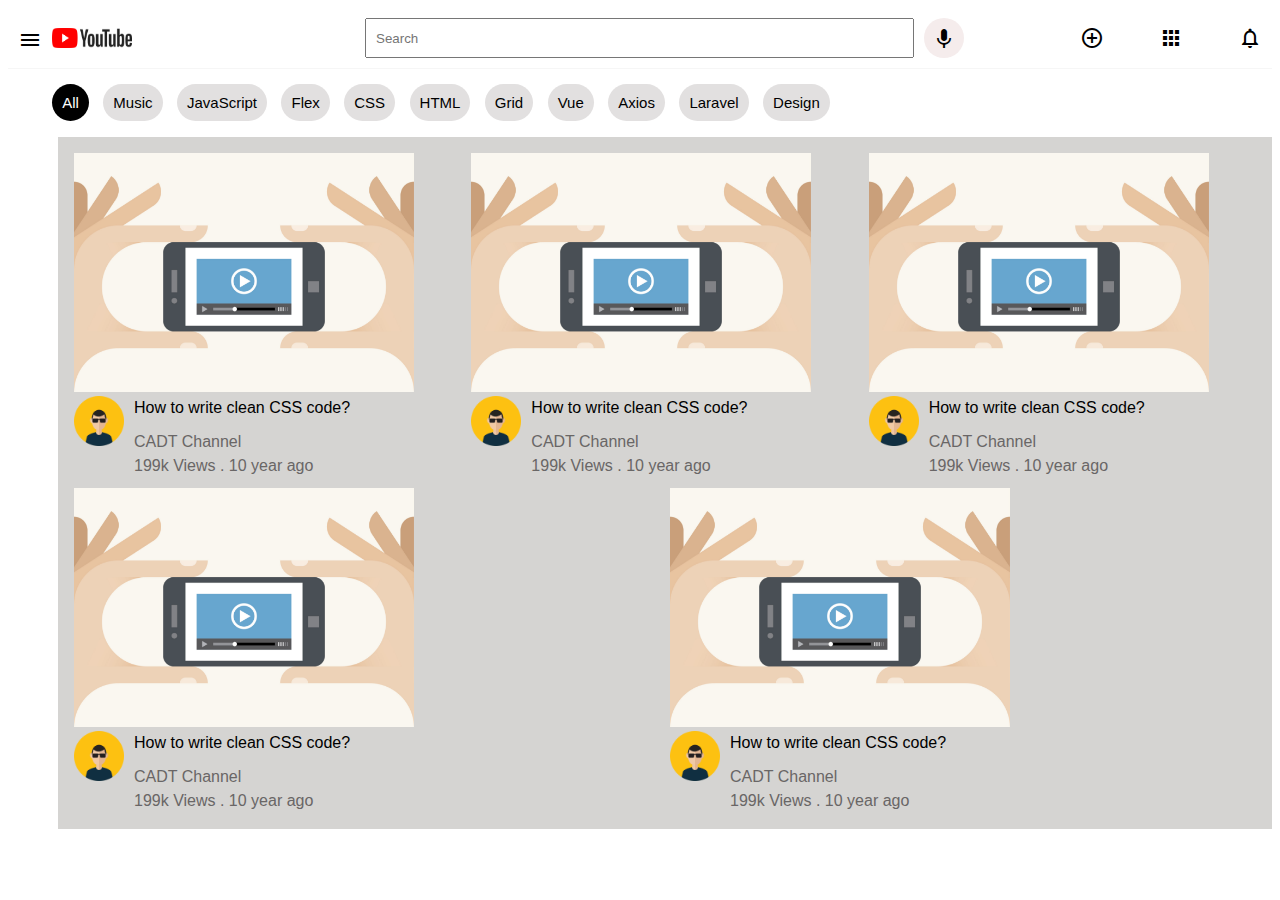
<file: Web Week 4/EX 2/index.html>
<!DOCTYPE html>
<html lang="en">
<head>
    <meta charset="UTF-8">
    <meta http-equiv="X-UA-Compatible" content="IE=edge">
    <meta name="viewport" content="width=device-width, initial-scale=1.0">
    <title>YouTube</title>
    <link rel="stylesheet" href="https://fonts.googleapis.com/icon?family=Material+Icons">
    <link rel="stylesheet" href="css/main.css">
</head>
<body>
    <nav>
        <div class="nav-left">
            <i class="material-icons">menu</i>
            <img src="assets/logo.jpg" alt="logo" width="80">
        </div>
        <div class="nav-center">
            <input type="text" placeholder="Search">
            <i class="material-icons">keyboard_voice</i>
        </div>
        <div class="nav-right">
            <i class="material-icons">control_point</i>
            <i class="material-icons">apps</i>
            <i class="material-icons">notifications_none</i>
        </div>
    </nav>
    <header>
        <span class="active">All</span>
        <span>Music</span>
        <span>JavaScript</span>
        <span>Flex</span>
        <span>CSS</span>
        <span>HTML</span>
        <span>Grid</span>
        <span>Vue</span>
        <span>Axios</span>
        <span>Laravel</span>
        <span>Design</span>
    </header>
    <section class="video-container">
        <div class="video">
            <div class="video-thumbnail">
                <img src="assets/video-icon.png" alt="" width="300">
            </div>
            <div class="video-text">
                <div class="avatar">
                    <img src="assets/avatar.jpg" alt="" width="50">
                </div>
                <div class="text">
                    <strong>How to write clean CSS code?</strong>
                    <p>CADT Channel</p>
                    <span>199k Views . 10 year ago</span>
                </div>
            </div>
        </div>

        <div class="video">
            <div class="video-thumbnail">
                <img src="assets/video-icon.png" alt="" width="300">
            </div>
            <div class="video-text">
                <div class="avatar">
                    <img src="assets/avatar.jpg" alt="" width="50">
                </div>
                <div class="text">
                    <strong>How to write clean CSS code?</strong>
                    <p>CADT Channel</p>
                    <span>199k Views . 10 year ago</span>
                </div>
            </div>
        </div>

        <div class="video">
            <div class="video-thumbnail">
                <img src="assets/video-icon.png" alt="" width="300">
            </div>
            <div class="video-text">
                <div class="avatar">
                    <img src="assets/avatar.jpg" alt="" width="50">
                </div>
                <div class="text">
                    <strong>How to write clean CSS code?</strong>
                    <p>CADT Channel</p>
                    <span>199k Views . 10 year ago</span>
                </div>
            </div>
        </div>

        <div class="video">
            <div class="video-thumbnail">
                <img src="assets/video-icon.png" alt="" width="300">
            </div>
            <div class="video-text">
                <div class="avatar">
                    <img src="assets/avatar.jpg" alt="" width="50">
                </div>
                <div class="text">
                    <strong>How to write clean CSS code?</strong>
                    <p>CADT Channel</p>
                    <span>199k Views . 10 year ago</span>
                </div>
            </div>
        </div>

        <div class="video">
            <div class="video-thumbnail">
                <img src="assets/video-icon.png" alt="" width="300">
            </div>
            <div class="video-text">
                <div class="avatar">
                    <img src="assets/avatar.jpg" alt="" width="50">
                </div>
                <div class="text">
                    <strong>How to write clean CSS code?</strong>
                    <p>CADT Channel</p>
                    <span>199k Views . 10 year ago</span>
                </div>
            </div>
        </div>
        
       
    </section>
</body>
</html>
</file>
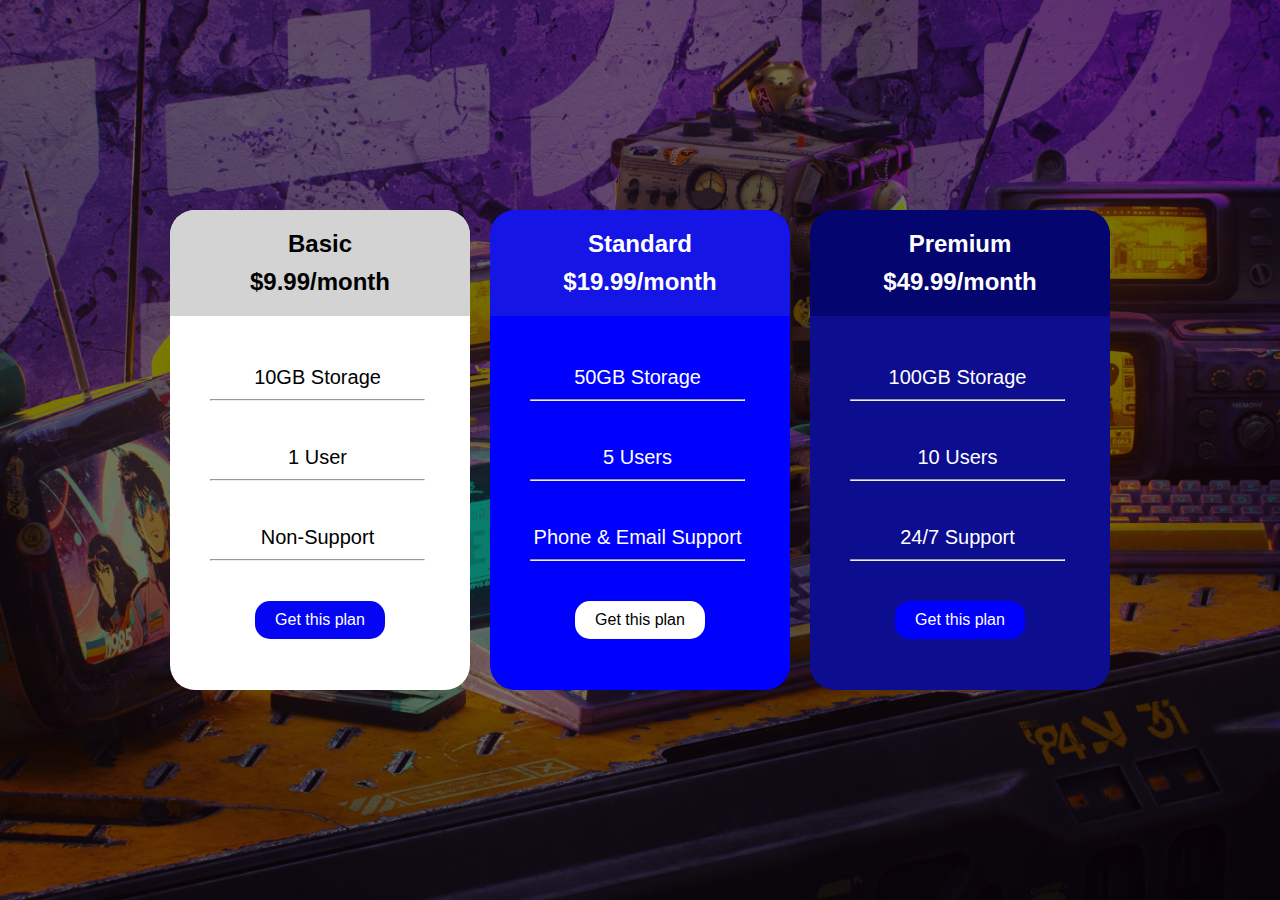
<file: Web Week 4/EX 3/index.html>
<!DOCTYPE html>
<html>
  <head>
    <title>Flexbox Pricing Table</title>
    <link rel="preconnect" href="https://fonts.googleapis.com" />
    <link rel="preconnect" href="https://fonts.gstatic.com" crossorigin />
    <link
      href="https://fonts.googleapis.com/css2?family=Sono:wght@400;700&display=swap"
      rel="stylesheet"
    />
    <style>
      body {
        font-family: "Arial", sans-serif;
        display: flex;
        justify-content: center;
        align-items: center;
        min-height: 100vh;
        margin: 0;
        background: url(bg.jpg) repeat center;
        background-size: cover;
      }
      .pricing-container {
        display: flex;
        align-items: center;
        gap: 20px;
      }
      .pricing-plan {
        background-color: blue;
        width: 300px;
        height: 480px;
        border-radius: 25px;
        flex: 1;
        transition: flex 0.3s ease;
      }

      .pricing-plan:hover {
        flex: 1.5;
      }
      .plan-title,
      .plan-price {
        display: flex;
        justify-content: center;
        font-size: 24px;
        font-weight: bold;
        margin-bottom: 10px;
      }
      .header-tittle {
        background-color: lightgray;
        padding: 10px;
        padding-top: 20px;
        border-radius: 25px 25px 0 0;
      }

      li {
        margin-top: 45px;
      }
      button {
        margin-top: 40px;
        padding: 10px 20px;
        border: none;
        background-color: rgb(5, 5, 245);
        color: white;
        font-size: 16px;
        cursor: pointer;
        display: flex;
        justify-self: center;
        transition: all 0.3s ease-in-out;
        border-radius: 15px;
        margin-top: 40px;
      }
      button:hover {
        background-color: navy;
        transform: scale(1.1);
        transition: all 0.3s ease-in-out;
      }

      ul {
        list-style-type: none;
        text-align: center;
        margin-right: 30px;
        padding-right: 15px;
        margin-top: 50px;
        font-size: 20px;
      }
      .darker-bg {
        position: absolute;
        top: 0;
        left: 0;
        width: 100%;
        height: 100%;
        background-color: rgba(0, 0, 0, 0.5);
        z-index: -1;
      }

      /* Hint: What can you do with a media query and flexbox? */
      @media (max-width: 950px) {
        .pricing-container {
          flex-direction: column;
          margin-top: 25px;
          margin-bottom: 25px;
        }
        .pricing-plan {
          min-height: 500px;
        }
      }
    </style>
  </head>

  <body>
    <div class="pricing-container">
      <div class="pricing-plan" style="background-color: rgb(255, 255, 255)">
        <div class="header-tittle">
          <div class="plan-title">Basic</div>
          <div class="plan-price">$9.99/month</div>
        </div>

        <ul class="plan-features">
          <li>10GB Storage</li>
          <hr />
          <li>1 User</li>
          <hr />
          <li>Non-Support</li>
          <hr />
        </ul>
        <div class="button-container">
          <button class="plan-button">Get this plan</button>
        </div>
      </div>
      <div class="pricing-plan" style="color: white">
        <div class="header-tittle" style="background-color: rgb(21, 21, 229)">
          <div class="plan-title">Standard</div>
          <div class="plan-price">$19.99/month</div>
        </div>
        <ul class="plan-features">
          <li>50GB Storage</li>
          <hr />
          <li>5 Users</li>
          <hr />
          <li>Phone &amp; Email Support</li>
          <hr />
        </ul>
        <div class="button-container">
          <button
            class="plan-button"
            style="background-color: white; color: black"
          >
            Get this plan
          </button>
        </div>
      </div>
      <div
        class="pricing-plan"
        style="background-color: rgb(13, 13, 144); color: white"
      >
        <div
          class="header-tittle"
          style="background-color: rgb(5, 5, 112); color: white"
        >
          <div class="plan-title">Premium</div>
          <div class="plan-price">$49.99/month</div>
        </div>
        <ul class="plan-features">
          <li>100GB Storage</li>
          <hr />
          <li>10 Users</li>
          <hr />
          <li>24/7 Support</li>
          <hr />
        </ul>
        <div class="button-container">
          <button class="plan-button" style="background-color: blue">
            Get this plan
          </button>
        </div>
      </div>
    </div>
    <div class="darker-bg"></div>
  </body>
</html>
</file>
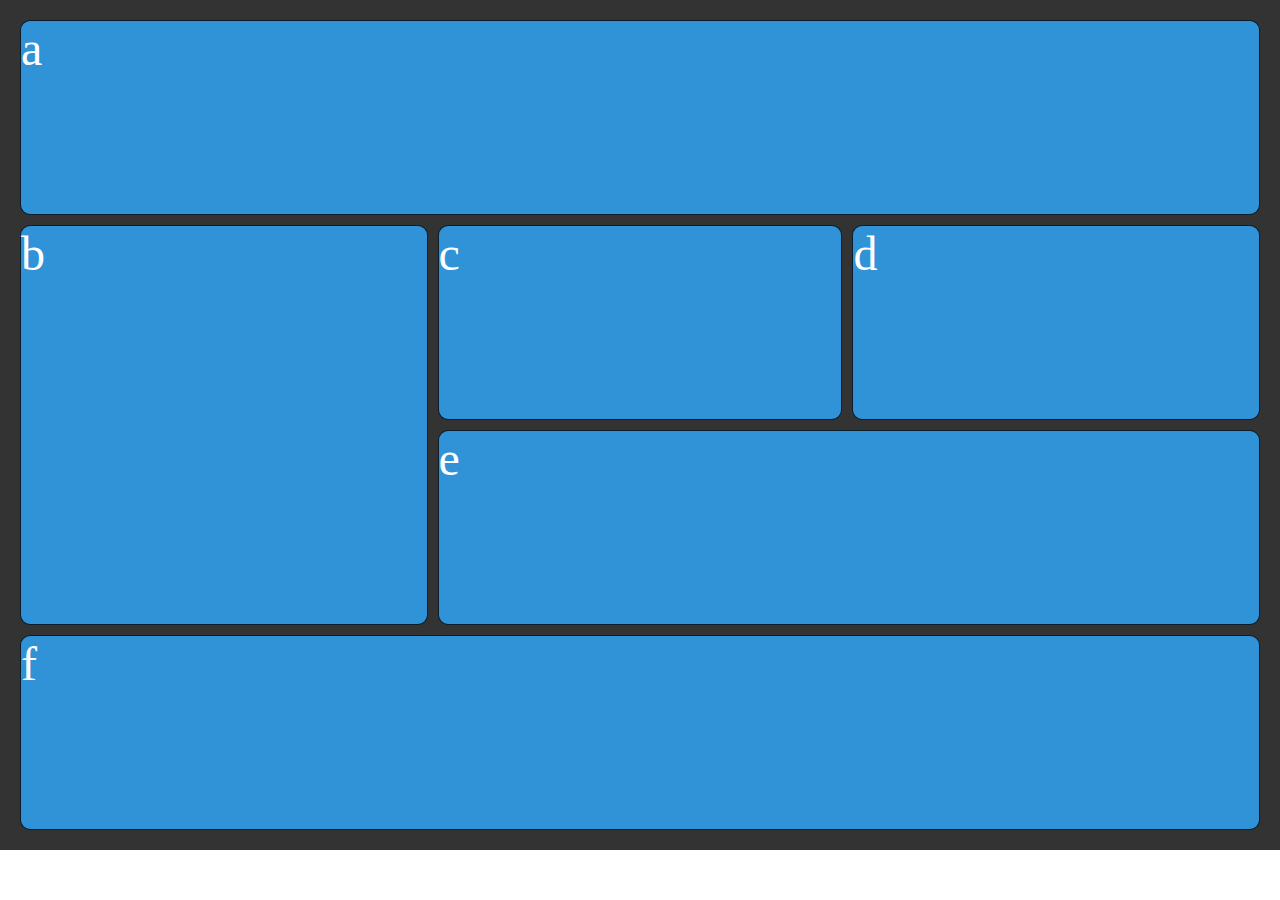
<file: Web Week 5/EX-1/index.html>
<!DOCTYPE html>
<html lang="en">
<head>
    <meta charset="UTF-8">
    <meta name="viewport" content="width=device-width, initial-scale=1.0">
    <title>Grid</title>
    <link rel="stylesheet" href="style.css">
</head>
<body>
    <div class="wrapper">
        <div class="item a">a</div>
        <div class="item b">b</div>
        <div class="item c">c</div>  
        <div class="item d">d</div>
        <div class="item e">e</div>
        <div class="item f">f</div>  
      </div>
</body>
</html>
</file>
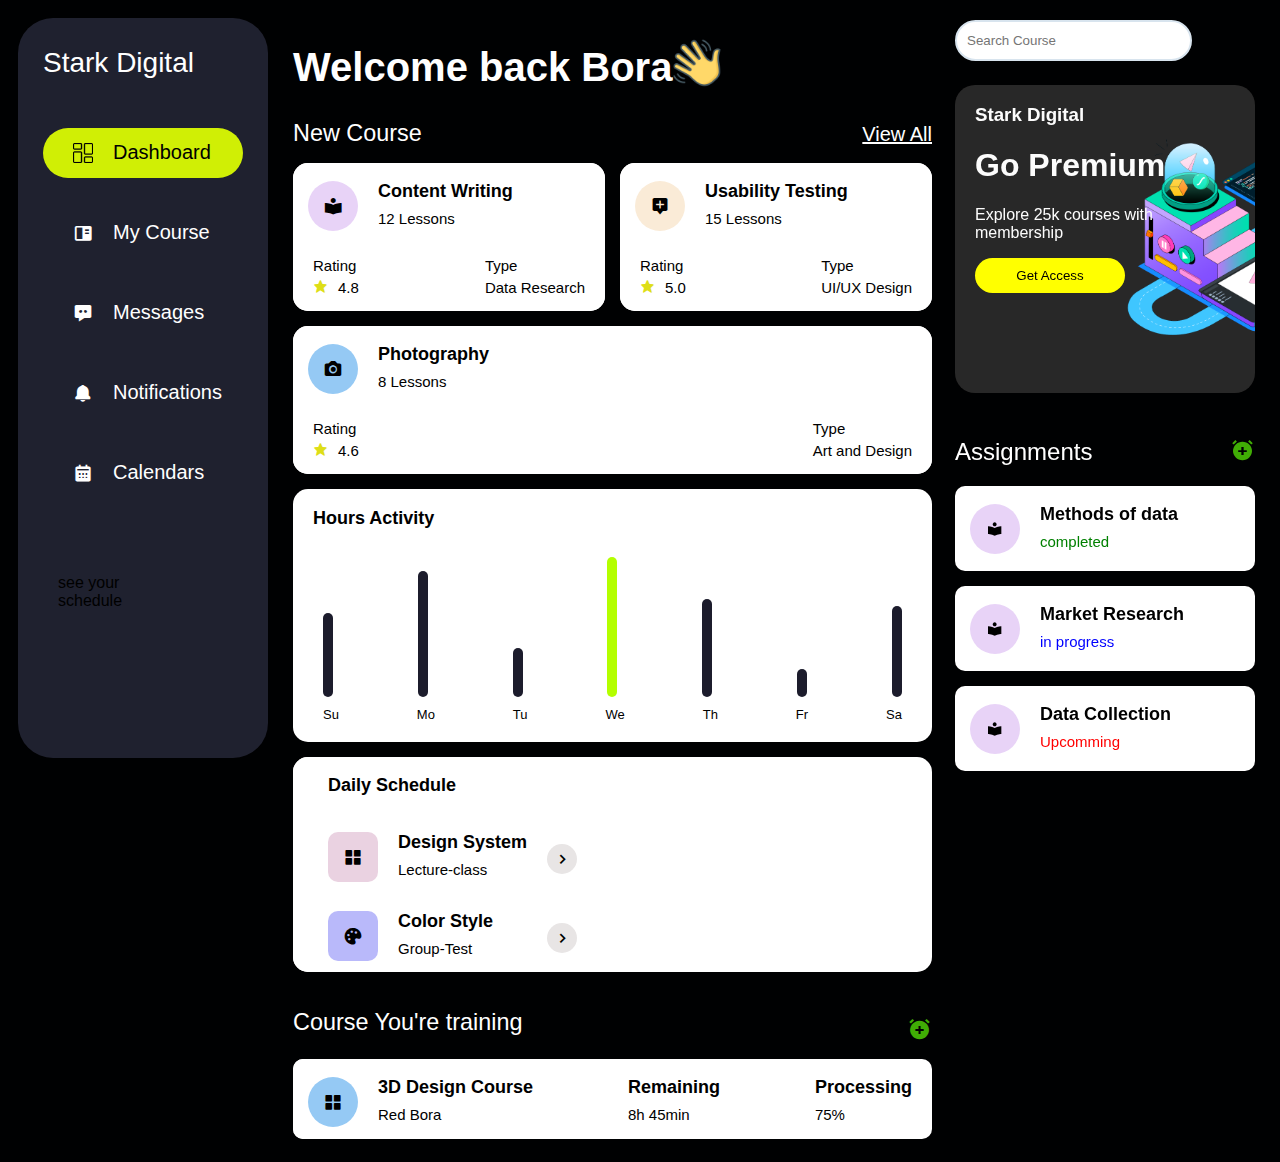
<file: Web Week 5/EX-4/index.html>
<!DOCTYPE html>
<html lang="en">
<head>
    <meta charset="UTF-8">
    <meta name="viewport" content="width=device-width, initial-scale=1.0">
    <title>Document</title>
    <link rel="stylesheet" href="style.css">
    <link href='https://unpkg.com/boxicons@2.1.4/css/boxicons.min.css' rel='stylesheet'>
</head>
<body>
    <div class="Container">
        <div class="sidebar">
            <h1>Stark Digital</h1>
            <div class="navbar">
                <div class="dashBoard">
                    <img src="./image/dashboard.png" alt="" style="width: 20px;">
                    <h2 style="color: black;">Dashboard</h2>
                </div>
                <div class="section">
                    <i class='bx bxs-book-content' ></i>
                    <h2>My Course</h2>
                </div>
                <div class="section">
                    <i class='bx bxs-message-dots'></i>
                    <h2>Messages</h2>
                </div>
                <div class="section">
                    <i class='bx bxs-bell' ></i>
                    <h2>Notifications</h2>
                </div>
                <div class="section">
                    <i class='bx bxs-calendar' ></i>
                    <h2>Calendars</h2>
                </div>
                
            </div>
            <div id="more">
                <p>see your <br> schedule</p>
            </div>
        </div>
           
        <div class="mainContent">
            <div class="main1">
                 <i class='bx bx-menu' id="menu" style="color: white; font-size: 35px;"></i>
                <div style="display: flex; justify-content: space-between; gap: 15px; width: 100%;">
                    <div style="display: flex;">
                        <h1 >Welcome back Bora</h1>
                        <img src="./image/wave.png" alt="" style="width: 50px; height: max-content; margin-top: 20px;
                         display: flex; align-items: center;">
                    </div>
                     <div style="margin-top: 15px;">
                    
                        <div class="profileNSearch" id="profile1" >
                            <input placeholder="Search Course">
                            
                            </input>
                            <div class="profile" style="width: 50px;">
                            
                            </div>
                        </div>
                    
                </div>
                </div>
                <div style="width: 100%; display: flex; justify-content: space-between; margin-top: -20px;">
                    <h3 style="font-weight: 500;">New Course</h3>
                    <h4 style="font-weight: 100; text-decoration: underline; color: rgb(255, 255, 255);">View All</h4>
                </div>
                <div class="gridBox">
                    <div class="box A">
                        <div class="boxContent">
                            <div>
                                <i class='bx bxs-book-reader'></i>
                            </div>
                            <div class="boxHead">
                                <h3>Content Writing</h3>
                                <p class="lesson">12 Lessons</p>
                            </div>
                        </div>
                        <div class="RateNType">
                            <div class="Rating">
                                Rating
                                <div style="display: flex; gap: 10px; margin-top: -10px;">
                                    <i class='bx bxs-star' ></i>
                                    <p>4.8</p>
                                </div>
                            </div>
                            <div class="Type">
                                Type
                                <div style="margin-top: -10px;">
                                    <p>Data Research</p>
                                </div>
                            </div>
                        </div>
                        
                    </div>
                    <div class="box B">
                        <div class="boxContent">
                            <div>
                                <i class='bx bxs-message-alt-add' style="background-color: antiquewhite;"></i>
                            </div>
                            <div class="boxHead">
                                <h3>Usability Testing</h3>
                                <p class="lesson">15 Lessons</p>
                            </div>
                        </div>
                        <div class="RateNType">
                            <div class="Rating">
                                Rating

                                <div style="display: flex; gap: 10px; margin-top: -10px;">
                                    <i class='bx bxs-star' ></i>
                                    <p>5.0</p>
                                </div>
                            </div>
                            <div class="Type">
                                Type
                                <div style="margin-top: -10px;">
                                    <p>UI/UX Design</p>
                                </div>
                            </div>
                        </div>
                    </div>
                    <div class="box C">
                        <div class="boxContent">
                            <div>
                                <i class='bx bxs-camera' style="background-color: rgb(149, 201, 244);"></i>
                            </div>
                            <div class="boxHead">
                                <h3>Photography</h3>
                                <p class="lesson">8 Lessons</p>
                            </div>
                        </div>
                        <div class="RateNType">
                            <div class="Rating">
                                Rating
                                <div style="display: flex; gap: 10px; margin-top: -10px;">
                                    <i class='bx bxs-star' ></i>
                                    <p>4.6</p>
                                </div>
                            </div>
                            <div class="Type">
                                Type
                                <div style="margin-top: -10px;">
                                    <p>Art and Design</p>
                                </div>
                            </div>
                        </div>
                    </div>
                    <div class="box D">
                      <div class="boxHead">
                        <h3 style="margin-top: -1px;">Hours Activity</h3>
                      </div>
                    
                      <div class="hours-chart">
                        <div class="bar aveColor" style="height: 60%;"></div>
                        <div class="bar aveColor" style="height: 90%;"></div>
                        <div class="bar aveColor" style="height: 35%;"></div>
                        <div class="bar highlight" style="height: 100%;"></div>
                        <div class="bar aveColor" style="height: 70%;"></div>
                        <div class="bar aveColor" style="height: 20%;"></div>
                        <div class="bar aveColor" style="height: 65%;"></div>
                      </div>
                      <div class="days">
                        <span>Su</span>
                        <span>Mo</span>
                        <span>Tu</span>
                        <span>We</span>
                        <span>Th</span>
                        <span>Fr</span>
                        <span>Sa</span>
                      </div>
                    </div>

                    <div class="box E">
                        <div class="boxContent">
                            <div>


                            </div>
                            <div class="boxHead">
                                <h3>Daily Schedule</h3>
                            
                                <div class="boxSchedule">
                                     
                                        <i class='bx bxs-grid-alt iconSchedule' style="background-color: rgb(234, 210, 225);"></i>
                                     
                                     <div class="boxHead" style="flex-grow: 2;">
                                         <h3>Design System</h3>
                                         <p class="lesson">Lecture-class</p>
                                     </div>
                                     <div>
                                        <i class='bx bx-chevron-right' style="background-color: rgb(232, 229, 229); width: 30px;
                                         height: 30px;"></i>
                                    </div>
                                </div>
                                <div class="boxSchedule">
                                     
                                        <i class='bx bxs-palette iconSchedule' style="background-color: rgb(185, 185, 250);"></i>
                                     
                                     <div class="boxHead" style="flex-grow: 2;">
                                         <h3>Color Style</h3>
                                         <p class="lesson">Group-Test</p>
                                     </div>
                                     <div>
                                        <i class='bx bx-chevron-right' style="background-color: rgb(232, 229, 229); width: 30px;
                                         height: 30px;"></i>
                                    </div>
                                </div>
                            </div>
                        </div>
                    </div>
                </div>
                <div>
                    <div style="display: flex; justify-content: space-between;">
                        <h3 style="font-weight: 500; margin-top: 37px;">Course You're training</h3>
                        <i class='bx bxs-alarm-add' style="font-size: 25px; margin-top: 45px; color: rgb(64, 173, 5);"></i>
                    </div>
                    <div class="gridBox2">
                        
                        <div class="box F" style="margin-top: -10px;">
                            <div class="boxContent">
                            <div>
                                <i class='bx bxs-grid-alt' style="background-color: rgb(149, 201, 244);"></i>
                            </div>
                            <div class="boxHead">
                                <h3>3D Design Course</h3>
                                <p class="lesson">Red Bora</p>
                            </div>

                            
                            </div>
                            <div class="boxHead">
                                <h3>Remaining</h3>
                                <p class="lesson">8h 45min</p>
                            </div>
                            <div class="boxHead">
                                <h3>Processing</h3>
                                <p class="lesson">75%</p>
                            </div>
                        </div>
                        </div>
                        
                    </div>
                    
                         <div class="responsiveMain2">
                
                <div class="info" style="padding: 15px;">
                    <div>
                        <h3>Stark Digital</h3>
                        <h1>Go Premium</h1>
                        <p>Explore 25k courses with <br> membership</p>
                        <button style="width: 150px; height: 35px; border-radius: 20px; 
                        background-color: yellow; border: none;">Get Access</button>
                    </div>
                </div>
                <div class="assignment">
                    <div style="display: flex; justify-content: space-between;">
                        <h2 style="font-weight: 500; margin-top: 30px; color: white;">Assignments</h2>
                        <i class='bx bxs-alarm-add' style="font-size: 25px; margin-top: 40px; color: rgb(64, 173, 5);"></i>
                    </div>
                    <div class="Asgwrapper">
                        <div class="asgbox">
                            <div class="boxContent">
                            <div>
                                <i class='bx bxs-book-reader'></i>
                            </div>
                            <div class="boxHead">
                                <h3>Methods of data</h3>
                                <p class="lesson" style="color: green">completed</p>
                            </div>
                        </div>
                        </div>
                        <div class="asgbox">
                            <div class="boxContent">
                            <div>
                                <i class='bx bxs-book-reader'></i>
                            </div>
                            <div class="boxHead">
                                <h3>Market Research</h3>
                                <p class="lesson" style="color: blue">in progress</p>
                            </div>
                        </div>
                        </div>
                        <div class="asgbox">
                            <div class="boxContent">
                            <div>
                                <i class='bx bxs-book-reader'></i>
                            </div>
                            <div class="boxHead">
                                <h3>Data Collection</h3>
                                <p class="lesson" style="color: red">Upcomming</p>
                            </div>
                        </div>
                        </div>
                       
                    </div>
                </div>
            </div>
                    
                </div>
            </div>
            <div class="main2">
                <div class="profileNSearch">
                    <input placeholder="Search Course">
                        
                    </input>
                    <div class="profile">
                        
                    </div>
                </div>
                <div class="info">
                    <div>
                        <h3>Stark Digital</h3>
                        <h1>Go Premium</h1>
                        <p>Explore 25k courses with <br> membership</p>
                        <button style="width: 150px; height: 35px; border-radius: 20px; 
                        background-color: yellow; border: none; ">Get Access</button>
                    </div>
                </div>
                <div class="assignment">
                    <div style="display: flex; justify-content: space-between;">
                        <h2 style="font-weight: 500; margin-top: 40px; color: white;">Assignments</h2>
                        <i class='bx bxs-alarm-add' style="font-size: 25px; margin-top: 40px; color: rgb(64, 173, 5);"></i>
                    </div>
                    <div class="Asgwrapper">
                        <div class="asgbox">
                            <div class="boxContent">
                            <div>
                                <i class='bx bxs-book-reader'></i>
                            </div>
                            <div class="boxHead">
                                <h3>Methods of data</h3>
                                <p class="lesson" style="color: green">completed</p>
                            </div>
                        </div>
                        </div>
                        <div class="asgbox">
                            <div class="boxContent">
                            <div>
                                <i class='bx bxs-book-reader'></i>
                            </div>
                            <div class="boxHead">
                                <h3>Market Research</h3>
                                <p class="lesson" style="color: blue">in progress</p>
                            </div>
                        </div>
                        </div>
                        <div class="asgbox">
                            <div class="boxContent">
                            <div>
                                <i class='bx bxs-book-reader'></i>
                            </div>
                            <div class="boxHead">
                                <h3>Data Collection</h3>
                                <p class="lesson" style="color: red">Upcomming</p>
                            </div>
                        </div>
                        </div>
                       
                    </div>
                </div>
            </div>
        </div>
    </div>
</body>
</html>
</file>
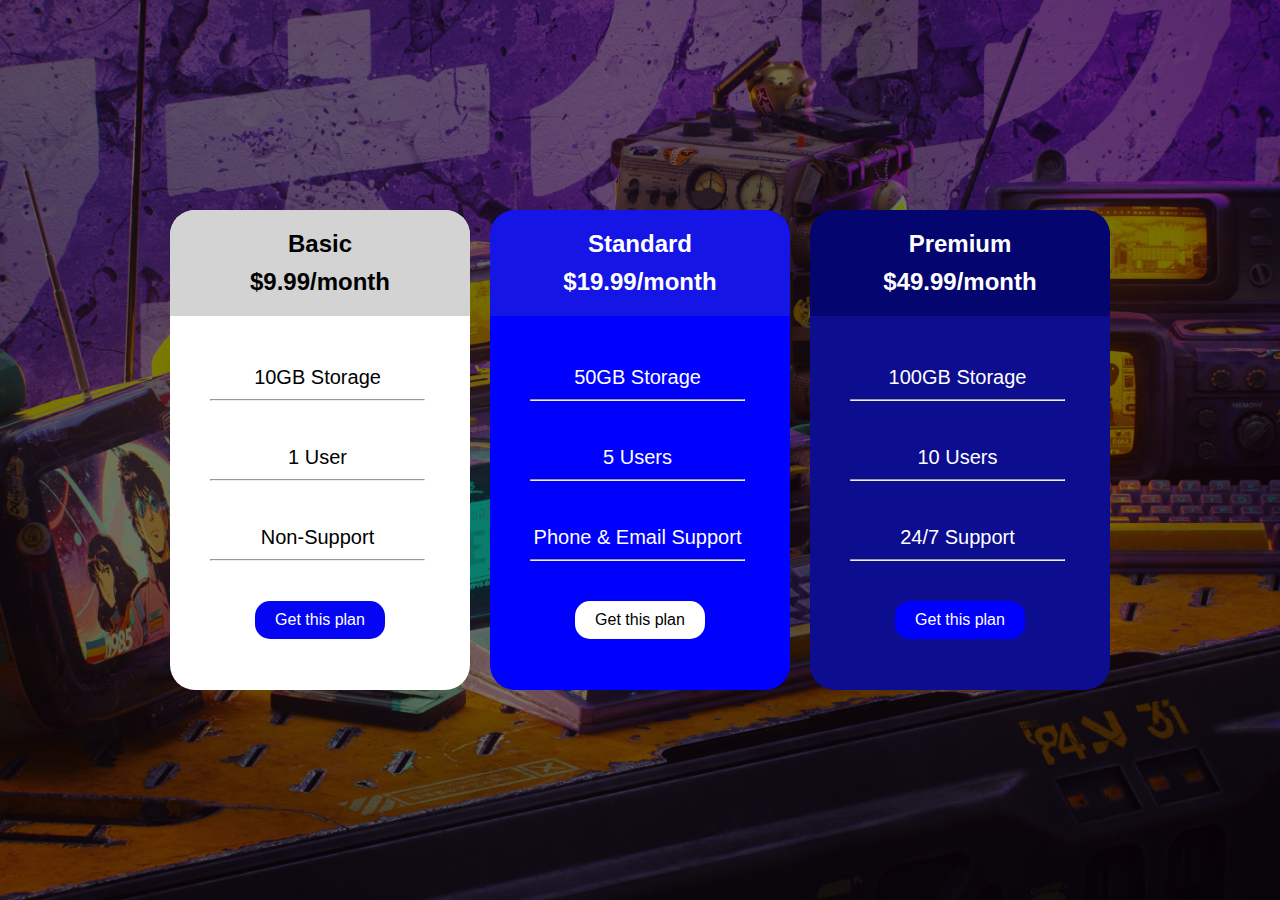
<file: Homework/Web-Design_Assignment/START-CODE/EX 3/index.html>
<!DOCTYPE html>
<html>
  <head>
    <title>Flexbox Pricing Table</title>
    <link rel="preconnect" href="https://fonts.googleapis.com" />
    <link rel="preconnect" href="https://fonts.gstatic.com" crossorigin />
    <link
      href="https://fonts.googleapis.com/css2?family=Sono:wght@400;700&display=swap"
      rel="stylesheet"
    />
    <style>
      body {
        font-family: "Arial", sans-serif;
        display: flex;
        justify-content: center;
        align-items: center;
        min-height: 100vh;
        margin: 0;
        background: url(bg.jpg) repeat center;
        background-size: cover;
      }
      .pricing-container {
        display: flex;
        align-items: center;
        gap: 20px;
      }
      .pricing-plan {
        background-color: blue;
        width: 300px;
        height: 480px;
        border-radius: 25px;
        flex: 1;
        transition: flex 0.3s ease;
      }

      .pricing-plan:hover {
        flex: 1.5;
      }
      .plan-title,
      .plan-price {
        display: flex;
        justify-content: center;
        font-size: 24px;
        font-weight: bold;
        margin-bottom: 10px;
      }
      .header-tittle {
        background-color: lightgray;
        padding: 10px;
        padding-top: 20px;
        border-radius: 25px 25px 0 0;
      }

      li {
        margin-top: 45px;
      }
      button {
        margin-top: 40px;
        padding: 10px 20px;
        border: none;
        background-color: rgb(5, 5, 245);
        color: white;
        font-size: 16px;
        cursor: pointer;
        display: flex;
        justify-self: center;
        transition: all 0.3s ease-in-out;
        border-radius: 15px;
        margin-top: 40px;
      }
      button:hover {
        background-color: navy;
        transform: scale(1.1);
        transition: all 0.3s ease-in-out;
      }

      ul {
        list-style-type: none;
        text-align: center;
        margin-right: 30px;
        padding-right: 15px;
        margin-top: 50px;
        font-size: 20px;
      }
      .darker-bg {
        position: absolute;
        top: 0;
        left: 0;
        width: 100%;
        height: 100%;
        background-color: rgba(0, 0, 0, 0.5);
        z-index: -1;
      }

      /* Hint: What can you do with a media query and flexbox? */
      @media (max-width: 950px) {
        .pricing-container {
          flex-direction: column;
          margin-top: 25px;
          margin-bottom: 25px;
        }
        .pricing-plan {
          min-height: 500px;
        }
      }
    </style>
  </head>

  <body>
    <div class="pricing-container">
      <div class="pricing-plan" style="background-color: rgb(255, 255, 255)">
        <div class="header-tittle">
          <div class="plan-title">Basic</div>
          <div class="plan-price">$9.99/month</div>
        </div>

        <ul class="plan-features">
          <li>10GB Storage</li>
          <hr />
          <li>1 User</li>
          <hr />
          <li>Non-Support</li>
          <hr />
        </ul>
        <div class="button-container">
          <button class="plan-button">Get this plan</button>
        </div>
      </div>
      <div class="pricing-plan" style="color: white">
        <div class="header-tittle" style="background-color: rgb(21, 21, 229)">
          <div class="plan-title">Standard</div>
          <div class="plan-price">$19.99/month</div>
        </div>
        <ul class="plan-features">
          <li>50GB Storage</li>
          <hr />
          <li>5 Users</li>
          <hr />
          <li>Phone &amp; Email Support</li>
          <hr />
        </ul>
        <div class="button-container">
          <button
            class="plan-button"
            style="background-color: white; color: black"
          >
            Get this plan
          </button>
        </div>
      </div>
      <div
        class="pricing-plan"
        style="background-color: rgb(13, 13, 144); color: white"
      >
        <div
          class="header-tittle"
          style="background-color: rgb(5, 5, 112); color: white"
        >
          <div class="plan-title">Premium</div>
          <div class="plan-price">$49.99/month</div>
        </div>
        <ul class="plan-features">
          <li>100GB Storage</li>
          <hr />
          <li>10 Users</li>
          <hr />
          <li>24/7 Support</li>
          <hr />
        </ul>
        <div class="button-container">
          <button class="plan-button" style="background-color: blue">
            Get this plan
          </button>
        </div>
      </div>
    </div>
    <div class="darker-bg"></div>
  </body>
</html>
</file>
<file: Web Week 4/EX 2/css/main.css>
body {
  font-family: Roboto, Arial, sans-serif;
}
nav {
  /*  TODO */
  display: flex;
  justify-content: space-between;
  align-items: center;
  box-shadow: rgba(27, 31, 35, 0.04) 0px 1px 0px,
    rgba(255, 255, 255, 0.25) 0px 1px 0px inset;
  padding: 10px;
}
.nav-left {
  /*  TODO */
  flex-grow: 2;
  display: flex;
  justify-content: start;
  gap: 10px;
  height: 20px;
}
.nav-right {
  /*  TODO */
  flex-grow: 1;
  display: flex;
  justify-content: end;
  gap: 55px;
}
.nav-center {
  /*  TODO */
  flex-grow: 3;
  display: flex;
  justify-content: center;
  gap: 10px;
}
.nav-center input {
  width: 90%;
  padding: 9px;
}
.nav-center i {
  background: #f5ecec;
  padding: 8px;
  box-sizing: border-box;
  border-radius: 50%;
}
header {
  width: 93%;
  margin: auto;
  margin-top: 16px;
  padding: 10px;
}
header span {
  padding: 10px;
  background: #e2e0e0;
  border-radius: 40px;
  cursor: pointer;
  font-size: 15px;
  margin-right: 10px;
}
.active {
  background: #000;
  color: #fff;
}
.video-container {
  display: flex;
  flex-wrap: wrap;
  gap: 10px;
  margin-top: 15px;
  margin-left: 50px;
  padding: 1em;
  background-color: rgb(213, 212, 210);
}

.video {
  /*  TODO */
  flex-grow: 1;
}
.video-thumbnail img {
  /*  TODO */
  width: 340px;
}
.video-text {
  /*  TODO */
  display: flex;
  gap: 10px;
}

.text {
  line-height: 1.5;
}
.text p {
  margin: 0;
  margin-top: 10px;
}
.text p,
.text span {
  color: rgb(105, 102, 102);
}
.text strong {
  font-weight: 500;
}
</file>
<file: Web Week 5/EX-1/style.css>
/* Styling only */
body {
  margin: 0;
}

.wrapper {
  display: grid;
  background-color: #333333;
  color: #444;
  padding: 20px;
  grid-gap: 10px;
  height: 90vh;
}

.item {
  background-color: #3092d7;
  color: #fff;
  border-radius: 10px;
  border: 1px solid rgba(0, 0, 0, 0.8);
  font-size: 3em;
}

/* Layouting only  (your work)*/
.a{
  grid-column: 1 / span 3;
  grid-row: 1;
}
.b{
  grid-column: 1;
  grid-row: 2 / span 2;
}
.c{
  grid-column: 2;
  grid-row: 2;
}
.d{
  grid-column: 3;
  grid-row: 2;
}
.e{
  grid-column: 2 / span 2;
  grid-row: 3;
}
.f{
  grid-column: 1 / span 3;
  grid-row: 4;
}
</file>
<file: Web Week 5/EX-4/style.css>
body {
  font-family: "Poppins", sans-serif;
  padding: 10px;
  background-color: rgb(0, 1, 2);
}
.Container {
  display: flex;
  gap: 20px;
}
.sidebar {
  position: fixed;
  height: 730px;
  width: 200px;
  flex-grow: 1;
  background-color: rgb(31, 33, 47);
  color: white;
  border-radius: 35px;
  padding-left: 25px;
  padding-top: 10px;
  padding-right: 25px;
  display: flex;
  flex-direction: column;
  gap: 30px;
}

.sidebar h1 {
  font-size: 28px;
  font-weight: 500;
}
.navbar {
  display: flex;
  text-align: start;
  flex-direction: column;
  width: 100%;
  gap: 30px;
}
.navbar h2 {
  display: flex;
  justify-content: center;
  align-items: center;
  font-weight: 100;
  font-size: 20px;
  color: white;
  height: 50px;
  border-radius: 15px;
  transition: all 0.3s ease-in-out;
}

.dashBoard {
  display: flex;
  justify-content: start;
  align-items: center;
  font-weight: 100;
  font-size: 20px;
  height: 50px;
  border-radius: 30px;
  transition: all 0.3s ease-in-out;
  gap: 20px;
  background-color: rgb(208, 239, 5);
  padding-left: 30px;
}
.section {
  display: flex;
  justify-content: start;
  align-items: center;
  font-weight: 100;
  font-size: 20px;
  height: 50px;
  border-radius: 30px;
  transition: all 0.3s ease-in-out;
  gap: 20px;
  padding-left: 30px;
}
.section:hover {
  background-color: rgb(208, 239, 5);
  color: black;
  cursor: pointer;
}
.section h2:hover {
  color: black;
}
#more {
  display: flex;
  background: url(https://blog-cdn.lottiefiles.com/cdn-cgi/image/width=1200,quality=80,format=auto/2023/11/How-to-add-Lottie-animations-to-Camtasia_Cover.png)
    no-repeat center center;
  background-size: cover;
  width: 100%;
  height: 170px;
  margin-top: 30px;
  border-radius: 15px;
  color: black;
}
#more p {
  padding-left: 15px;
}
.mainContent {
  display: flex;
  flex-grow: 9;
  font-size: 20px;
  gap: 15px;
  margin-left: 275px;
  margin-right: 330px;
}
.main1 {
  flex-grow: 1;
  color: white;
}
.main2 {
  position: fixed;
  top: 0;
  right: 0;
  width: 300px;
  height: 100vh;
  display: flex;
  flex-direction: column;
  color: black;
  z-index: 1000;
  padding-left: 25px;
  padding-top: 10px;
  padding-right: 25px;
}

.responsiveMain2 {
  flex-grow: 2;
  display: none;
  flex-direction: column;
  color: black;
  margin-top: 65px;
}
.gridBox {
  display: grid;
  grid-template-columns: repeat(3, 1fr);
  grid-template-rows: 150px 260px;
  gap: 15px;
  margin-top: -10px;
}
.gridBox div {
  background: white;
  color: black;
  border-radius: 15px;
}
.E {
  grid-column: 3;
  align-items: start;
  padding-right: 25px;
}
.D {
  grid-column: 1 / span 2;
}
.gridBox2 {
  display: grid;
  grid-template-rows: 45px;
  margin-top: 10px;
}

.gridBox2 div {
  background-color: white;
  color: black;
  border-radius: 10px;
}
.boxContent {
  display: flex;
  padding-left: 15px;
  gap: 20px;
}
.boxHead h3 {
  font-size: 18px;
}
.lesson {
  margin-top: -10px;
  font-size: 15px;
}
.boxContent i {
  margin-top: 18px;
  background-color: rgb(232, 211, 247);
  width: 50px;
  height: 50px;
  display: flex;
  justify-content: center;
  align-items: center;
  border-radius: 45px;
}
.RateNType {
  display: flex;
  padding-left: 20px;
  padding-right: 20px;
  font-size: 15px;
  justify-content: start;
  margin-top: 15px;
  justify-content: space-between;
}
.Rating i {
  margin-top: 15px;
}
.bxs-star {
  color: rgb(222, 222, 23);
}

.D {
  padding: 20px;
  display: flex;
  flex-direction: column;
}

.hours-chart {
  display: flex;
  align-items: flex-end;
  justify-content: space-between;
  height: 140px;
  margin-top: 10px;
  margin-bottom: 10px;
  padding: 0 10px;
}

.bar {
  width: 10px;
  background-color: #0c0221;
  border-radius: 10px;
  transition: all 0.3s ease;
}

.bar.highlight {
  background-color: #b4ff00;
}
.bar.aveColor {
  background-color: #1c1c2c;
}
.bar:hover {
  transform: translateY(-5px);
  opacity: 0.9;
}

.days {
  display: flex;
  justify-content: space-between;
  padding: 0 10px;
  font-size: 13px;
  color: #444;
}
.boxSchedule {
  display: flex;
  justify-content: start;
  gap: 20px;
}
.boxSchedule .bx-chevron-right {
  margin-top: 30px;
}
.boxSchedule .iconSchedule {
  border-radius: 10px;
}
.boxSchedule h3 {
  white-space: nowrap;
}
.F {
  display: flex;
  justify-content: space-between;
  padding-right: 20px;
  height: 80px;
}
.profileNSearch {
  flex-grow: 0;
  height: 60px;
  display: flex;
  justify-content: start;
  align-items: center;
  gap: 10px;
}
.profile {
  flex-grow: 1;
  width: 35px;
  height: 85%;
  border-radius: 30px;
  background: url(https://res.cloudinary.com/dicrvjstp/image/upload/v1762362630/Gemini_Generated_Image_snm9qlsnm9qlsnm9_xlxzzm.png)
    no-repeat center center;
  background-size: cover;
}
input {
  width: 200px;
  height: 35px;
  border-radius: 25px;
  flex-grow: 1;
  background-color: white;
  padding-left: 10px;
  border: 2px solid rgb(216, 228, 238);
}
.info {
  flex-grow: 1;
  background-color: black;
  color: rgb(252, 252, 252);
  padding-left: 20px;
  margin-top: 15px;
  margin-bottom: 15px;
  border-radius: 20px;
  background: url(./image/infoBg.png) no-repeat center center;
  background-size: cover;
  height: 285px;
}

.assignment {
  flex-grow: 6;
  margin-top: -10px;
}
.Asgwrapper {
  display: flex;
  flex-direction: column;
  gap: 15px;
}
.asgbox {
  flex-grow: 1;
  height: 85px;
  background-color: white;
  border-radius: 10px;
}
.responMain2 {
  display: none;
}

#profile1 {
  display: flex;
}
.box {
  transition: all 0.3s ease-in-out;
}
.asgbox {
  transition: all 0.3s ease-in-out;
}
.box:hover {
  transform: translateY(-6px);
  opacity: 1;
  cursor: pointer;
}
.asgbox:hover {
  transform: translateY(-6px);
  opacity: 1;
  cursor: pointer;
}
.info button:hover {
  cursor: pointer;
  opacity: 0.5;
  transition: all 0.3 ease-in-out;
}

@media screen and (max-width: 1440px) and (min-width: 500px) {
  .gridBox {
    grid-template-columns: repeat(2, 1fr);
    grid-template-rows: auto;
  }

  .D {
    grid-column: 1 / span 2;
  }

  .E {
    grid-column: 1 / span 2;
  }
  .C {
    grid-column: 1 / span 2;
  }
  .profile {
    width: 33px;
  }
  .main1 {
    padding-bottom: 30px;
  }
  .info {
    height: 285px;
  }
  #menu {
    display: none;
  }
}
@media screen and (min-width: 1224px) {
  #profile1 {
    display: none;
  }
  #menu {
    display: none;
  }
}
@media (max-width: 1224px) {
  .main2 {
    display: none;
  }

  .mainContent {
    margin-right: 0px;
  }
  .responsiveMain2 {
    display: block;
  }
  #menu {
    display: none;
  }
}

@media (max-width: 880px) {
  .sidebar {
    display: none;
  }
  .mainContent {
    margin-left: 0px;
  }
  #menu {
    display: block;
  }
  .E {
    height: 230px;
  }
}

@media (max-width: 585px) {
  .A {
    grid-column: 1 / span 2;
  }

  .B {
    grid-column: 1 / span 2;
  }
  .F .boxHead h3 {
    font-size: 13px;
    margin-top: 25px;
  }
  .bx-chevron-right {
    margin-left: 130px;
  }
  .E {
    height: 230px;
  }
  .main1 h1 {
    font-size: 25px;
    margin-top: 45px;
  }
  .mainContent {
    margin-top: 25px;
  }
  input {
    display: none;
  }
  #menu {
    display: block;
  }
}
</file>
